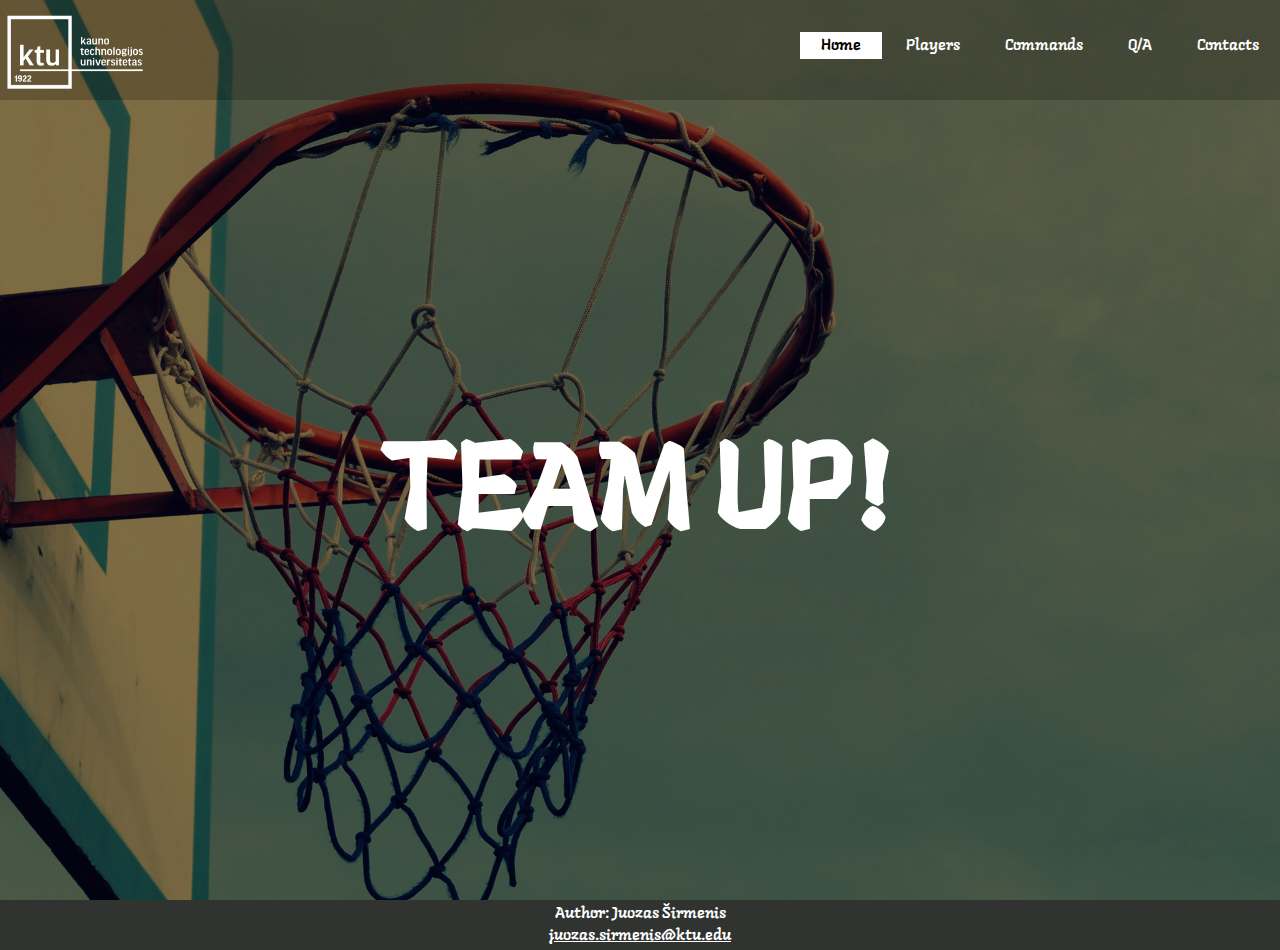
<file: wwwroot/index.html>
<!DOCTYPE html>
<html>
<head>
    <meta charset="UTF-8" name="viewport" content="width=device-width, initial-scale=1.0">
    
    <title>TEAM UP</title>
    <link rel="stylesheet" type="text/css" href="css/site.css" />
    <link rel="preconnect" href="https://fonts.gstatic.com">
<link href="https://fonts.googleapis.com/css2?family=Langar&display=swap" rel="stylesheet">
</head>
<body>
    <header>
        <div class="main">
            <nav class="navbar">
        <div class="logo">
           <img src="img/logo.png"> 
        </div>
            <ul>
                <li class="active"><a href="index.html">Home</a></li>
                <li><a href="players.html">Players</a></li>
                <li><a href="commands.html">Commands</a></li>
                <li><a href="qa.html">Q/A</a></li>
                <li><a href="contacts.html">Contacts</a></li>
            </ul>
        </nav>
        </div>
        <div class="title">
            <h1>
                TEAM UP!
            </h1>
        </div>

        

    </header>
    <footer>
        <p>Author: Juozas Širmenis<br>
        <a href="contacts.html">juozas.sirmenis@ktu.edu</a></p>
      </footer>
</body>
</html>
</file>
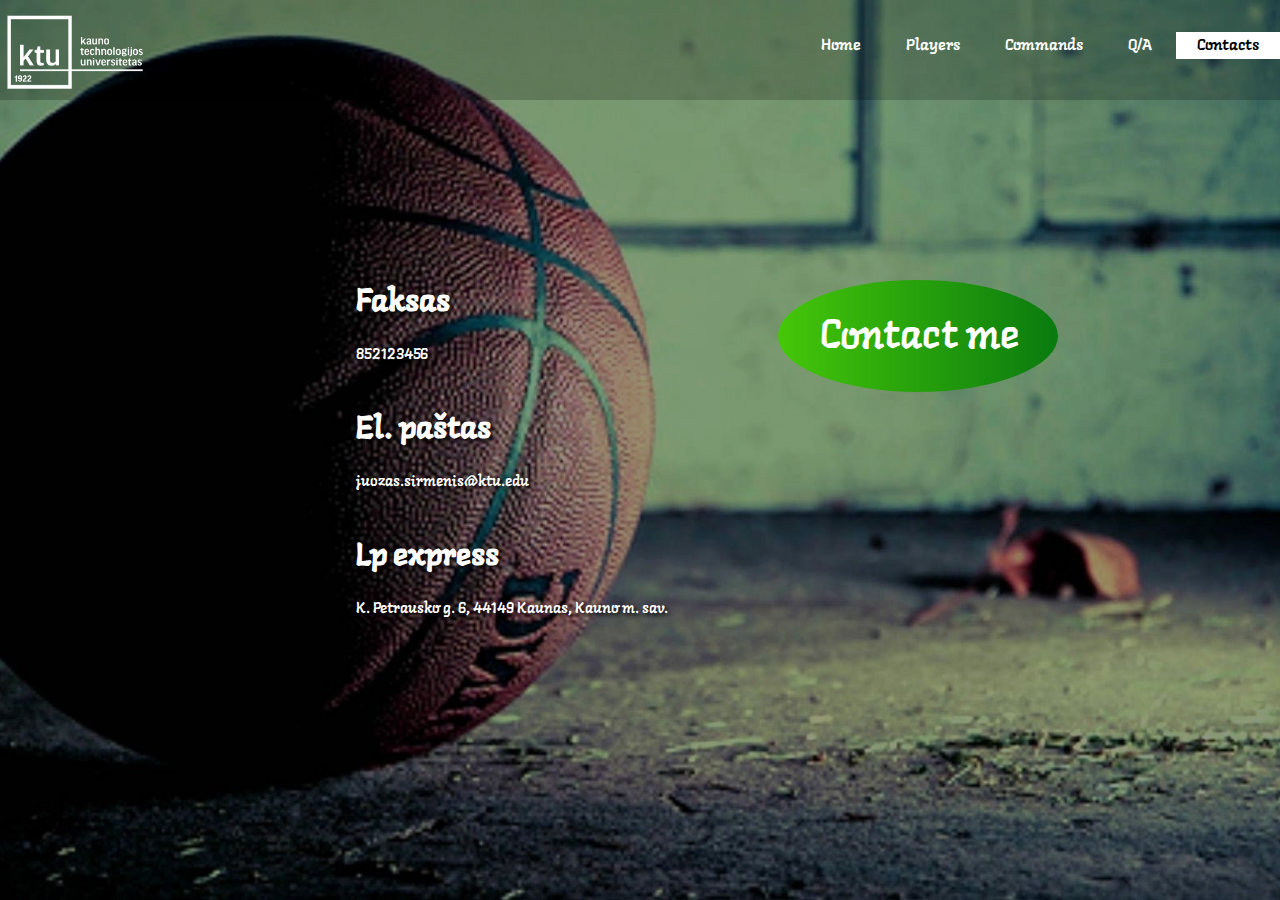
<file: wwwroot/contacts.html>
<!DOCTYPE html>
<html>
<head>
    <meta charset="UTF-8" name="viewport" content="width=device-width, initial-scale=1.0">
    <title>Contacts</title>
    <link rel="stylesheet" type="text/css" href="css/siteQA.css"/>
    <link rel="preconnect" href="https://fonts.gstatic.com">
<link href="https://fonts.googleapis.com/css2?family=Langar&display=swap" rel="stylesheet">
</head>
<body>
    <header>
        <div class="main">
            <nav class="navbar">
        <div class="logo">
           <img src="img/logo.png" > 
        </div>
            <ul>
                <li><a href="index.html">Home</a></li>
                <li><a href="players.html">Players</a></li>
                <li><a href="commands.html">Commands</a></li>
                <li><a href="qa.html">Q/A</a></li>
                <li class="active"><a href="contacts.html">Contacts</a></li>
            </ul>
        </nav>
        </div>
        <div class="title">
            <h1>
                Faksas
            </h1>
            <br>
            <p>
                852123456 
            </p>
            <br>
            <br>
            <h1>
                El. paštas
            </h1>
            <br>
            <p>
                juozas.sirmenis@ktu.edu
            </p>
            <br>
            <br>
            <h1>
                Lp express
            </h1>
            <br>
            <p>
                K. Petrausko g. 6, 44149 Kaunas, Kauno m. sav. 
            </p>

        </div>
        <svg >
            <defs>
              <linearGradient id="grad1" x1="0%" y1="0%" x2="100%" y2="0%">
                <stop offset="0%"
                style="stop-color:rgb(69, 199, 9);stop-opacity:1" />
                <stop offset="100%"
                style="stop-color:rgb(9, 122, 15);stop-opacity:1" />
              </linearGradient>
            </defs>
            <ellipse cx="150" cy="80" rx="140" ry="56" fill="url(#grad1)" />
            <text fill="#ffffff" font-size="40" font-family="Verdana"
            x="52" y="92">Contact me</text>
          Sorry, your browser does not support inline SVG.
          </svg>
    </header>
    
</body>
</html>
</file>
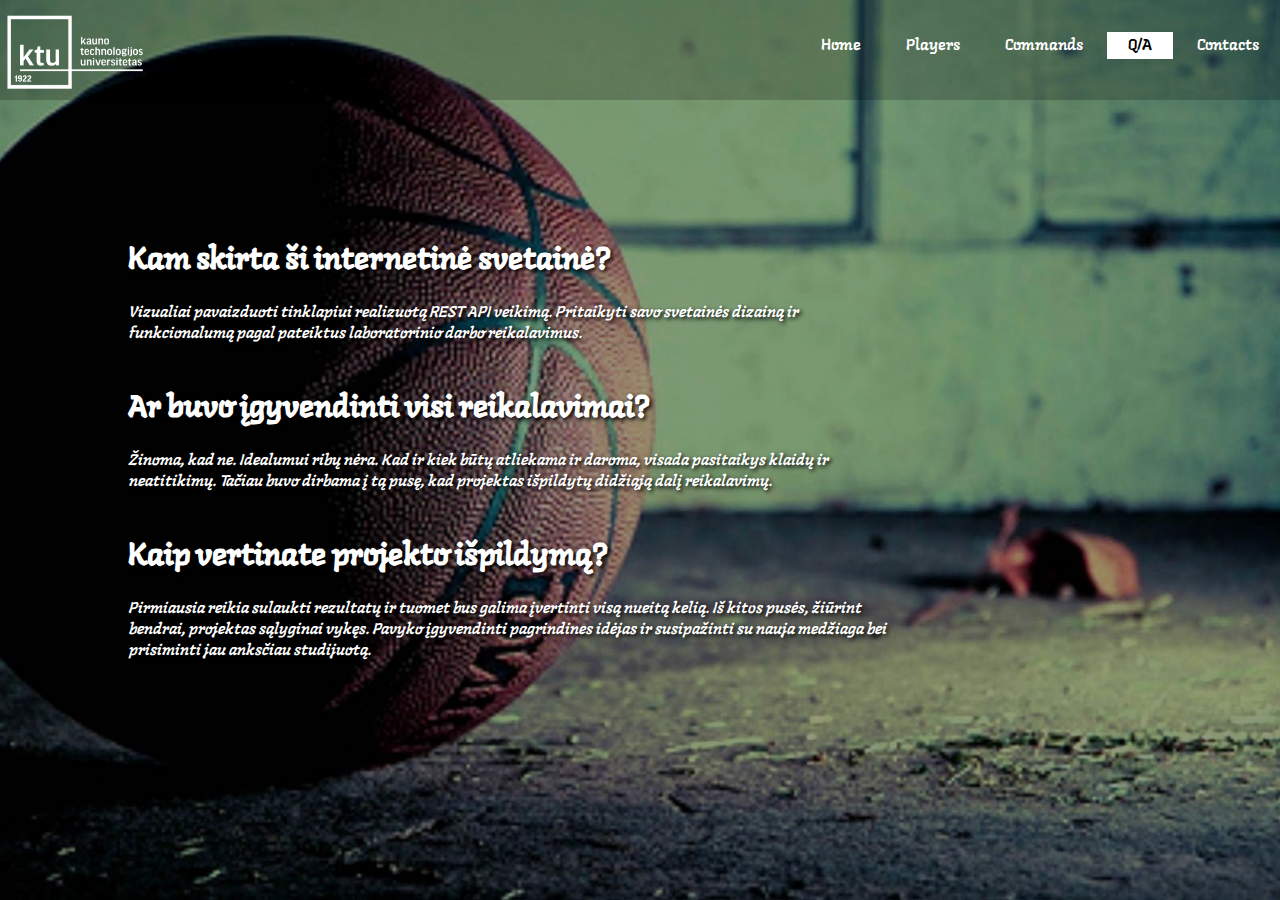
<file: wwwroot/qa.html>
<!DOCTYPE html>
<html>
<head>
    <meta charset="UTF-8" name="viewport" content="width=device-width, initial-scale=1.0">
    <title>Q/A</title>
    <link rel="stylesheet" type="text/css" href="css/siteQAjust.css"/>
    <link rel="preconnect" href="https://fonts.gstatic.com">
<link href="https://fonts.googleapis.com/css2?family=Langar&display=swap" rel="stylesheet">
</head>
<body>
    <header>
        <div class="main">
            <nav class="navbar">
        <div class="logo">
           <img src="img/logo.png"> 
        </div>
            <ul>
                <li><a href="index.html">Home</a></li>
                <li><a href="players.html">Players</a></li>
                <li><a href="commands.html">Commands</a></li>
                <li class="active"><a href="qa.html">Q/A</a></li>
                <li><a href="contacts.html">Contacts</a></li>
            </ul>
        </nav>
        </div>
        <div class="title" >
            <h1>
                Kam skirta ši internetinė svetainė?
            </h1>
            <br>
            <p>
                Vizualiai pavaizduoti tinklapiui realizuotą REST API veikimą.
                Pritaikyti savo svetainės dizainą ir funkcionalumą pagal pateiktus laboratorinio darbo reikalavimus.
            </p>
            <br>
            <br>
            <h1>
                Ar buvo įgyvendinti visi reikalavimai?
            </h1>
            <br>
            <p>
                Žinoma, kad ne. Idealumui ribų nėra. Kad ir kiek būtų atliekama ir daroma, visada pasitaikys klaidų ir neatitikimų.
                Tačiau buvo dirbama į tą pusę, kad projektas išpildytų didžiąją dalį reikalavimų.
            </p>
            <br>
            <br>
            <h1>
                Kaip vertinate projekto išpildymą?
            </h1>
            <br>
            <p>
                Pirmiausia reikia sulaukti rezultatų ir tuomet bus galima įvertinti visą nueitą kelią. 
                Iš kitos pusės, žiūrint bendrai, projektas sąlyginai vykęs. Pavyko įgyvendinti pagrindines idėjas
                ir susipažinti su nauja medžiaga bei prisiminti jau anksčiau studijuotą. 
            </p>

        </div>
    </header>
</body>
</html>
</file>
<file: wwwroot/css/site.css>
input[type='submit'], button, [aria-label] {
    cursor: pointer;
}

#editForm {
    display: none;
}

/* langar-regular - latin */
@font-face {
    font-family: 'Langar';
    font-style: normal;
    font-weight: 400;
    src: url('../fonts/langar-v11-latin-regular.eot'); /* IE9 Compat Modes */
    src: local(''),
         url('../fonts/langar-v11-latin-regular.eot?#iefix') format('embedded-opentype'), /* IE6-IE8 */
         url('../fonts/langar-v11-latin-regular.woff2') format('woff2'), /* Super Modern Browsers */
         url('../fonts/langar-v11-latin-regular.woff') format('woff'), /* Modern Browsers */
         url('../fonts/langar-v11-latin-regular.ttf') format('truetype'), /* Safari, Android, iOS */
         url('../fonts/langar-v11-latin-regular.svg#Langar') format('svg'); /* Legacy iOS */
  }

footer {
    text-align: center;
    padding: 3px;
    background-color: rgb(48, 51, 48);
    color: white;
  }

  footer p a{
    color: white;
  }

table {
    font-family: Arial, sans-serif;
    border: 1px solid;
    border-collapse: collapse;
}

th {
    background-color: #f8f8f8;
    padding: 5px;
}

td {
    border: 1px solid;
    padding: 5px;
}

*{
    margin: 0;
    padding: 0;
    font-family: 'Langar';
}

header{
    background-image: linear-gradient(rgba(0,0,0,0.5),rgba(0,0,0,0.5)), url(../img/back2.jpg);
    height: 100vh;
    background-size: cover;
    background-position: center;   
}


ul{
    float: right;
    list-style-type: none;
    margin-top: 35px;
}

ul li{
    display: inline-block;
}

ul li a{
    text-decoration: none;
    color: #fff;
    padding: 5px 20px;
    border: 1px solid transparent;
    transition: 0.6s ease;
}

ul li a:hover{
    background-color: #fff;
    color: #000;
}

.logo img{
    float: left;
    width: 150px;
    max-width: 20vw;
    height: auto;
    margin-top: 10px;
}

.main{
   
    margin: auto;
    
}
 
.navbar{
    height: 100px;
    width: 100%;
    background: rgba(0,0,0,0.2);
}

ul li.active a{
    background-color: #fff;
    color: #000;
}

.title{
    position: absolute;
    top: 55%;
    left: 50%;
    text-align: initial;
    transform: translate(-50%, -50%);
}

.title{
    font-family: 'Langar', cursive;
    color: #fff;
    font-size: 60px;
}
</file>
<file: wwwroot/css/siteQA.css>
input[type='submit'], button, [aria-label] {
    cursor: pointer;
}

svg {
    position: absolute;
    left: 60vw;
    top: 20vw;
  }

/*kai didelis*/
@media all and (min-width: 768px)
{

#editForm {
    display: none;
}

table {
    font-family: Arial, sans-serif;
    border: 1px solid;
    border-collapse: collapse;
}

th {
    background-color: #f8f8f8;
    padding: 5px;
}

td {
    border: 1px solid;
    padding: 5px;
}

*{
    margin: 0;
    padding: 0;
    font-family: 'Langar';
}


header{
    background-image: linear-gradient(rgba(0,0,0,0.4),rgba(0,0,0,0.4)), url(../img/back.jpg);
    height: 100vh;
    background-size: cover;
    background-position: center;   
}

ul{
    float: right;
    list-style-type: none;
    margin-top: 35px;
}

ul li{
    display: inline-block;

}

ul li a{
    text-decoration: none;
    color: #fff;
    padding: 5px 20px;
    border: 1px solid transparent;
    transition: 0.6s ease;
    
}

ul li a:hover{
    background-color: #fff;
    color: #000;
}

.logo img{
    float: left;
    width: 150px;
    height: auto;
    margin-top: 10px;
}

.main{
   
    margin: auto;
    
}
 
.navbar{
    height: 100px;
    width: 100%;
    background: rgba(0,0,0,0.2);
}

ul li.active a{
    background-color: #fff;
    color: #000;
}

.title{
    position: absolute;
    top: 50%;
    left: 40%;
    text-align: initial;
    transform: translate(-50%, -50%);    
}

.title{
    color: #fff;
    text-shadow: 2px 2px 4px #000000;
    font-size: 1.2vw;
    

}

p1{
    font-size: 1.2vw;

    font-style: italic;
    color: white;
    text-shadow: 2px 2px 4px #000000;
}

}








/*kai mazas*/
@media all and (max-width: 769px)
{

#editForm {
    display: none;
}

table {
    font-family: Arial, sans-serif;
    border: 1px solid;
    border-collapse: collapse;
}

th {
    background-color: #f8f8f8;
    padding: 5px;
}

td {
    border: 1px solid;
    padding: 5px;
}

*{
    margin: 0;
    padding: 0;
    font-family: 'Langar';
}


header{
    background-image: linear-gradient(rgba(0,0,0,0.4),rgba(0,0,0,0.4)), url(../img/back.jpg);
    height: 100vh;
    background-size: cover;
    background-position: center;   
}

ul{
    float: right;
    list-style-type: none;
    margin-top: 35px;
    font-size: 1.5vw;
}

ul li{
    display: inline-block;
}

ul li a{
    text-decoration: none;
    color: #fff;
    padding: 4px 18px;
    border: 1px solid transparent;
    transition: 0.6s ease;
    font-size: 1.5vw;
}

ul li a:hover{
    background-color: #fff;
    color: #000;
}

.logo img{
    float: left;
    max-width: 20vw;
    margin-top: 10px;
}

.main{
   
    margin: auto;
    
}
 
.navbar{
    height: 100px;
    width: 100%;
    background: rgba(0,0,0,0.2);
}

ul li.active a{
    background-color: #fff;
    color: #000;
}

.title{
    position: absolute;
    top: 450px;
    left: 40%;
    text-align: initial;
    transform: translate(-50%, -50%);    
}

.title{
    color: #fff;
    text-shadow: 2px 2px 4px #000000;
    font-size: 1.6vw;
    min-height: 600px;

}

p{
    font-size: 1.6vw;

    font-style: italic;
    color: white;
    text-shadow: 2px 2px 4px #000000;
}


}
</file>
<file: wwwroot/css/siteQAjust.css>
input[type='submit'], button, [aria-label] {
    cursor: pointer;
}


/*kai didelis*/
@media all and (min-width: 768px)
{

#editForm {
    display: none;
}

table {
    font-family: Arial, sans-serif;
    border: 1px solid;
    border-collapse: collapse;
}

th {
    background-color: #f8f8f8;
    padding: 5px;
}

td {
    border: 1px solid;
    padding: 5px;
}

*{
    margin: 0;
    padding: 0;
    font-family: 'Langar';
}


header{
    background-image: linear-gradient(rgba(0,0,0,0.4),rgba(0,0,0,0.4)), url(../img/back.jpg);
    height: 100vh;
    background-size: cover;
    background-position: center;   
}

ul{
    float: right;
    list-style-type: none;
    margin-top: 35px;
}

ul li{
    display: inline-block;

}

ul li a{
    text-decoration: none;
    color: #fff;
    padding: 5px 20px;
    border: 1px solid transparent;
    transition: 0.6s ease;
    
}

ul li a:hover{
    background-color: #fff;
    color: #000;
}

.logo img{
    float: left;
    width: 150px;
    height: auto;
    margin-top: 10px;
}

.main{
   
    margin: auto;
    
}
 
.navbar{
    height: 100px;
    width: 100%;
    background: rgba(0,0,0,0.2);
}

ul li.active a{
    background-color: #fff;
    color: #000;
}

.title{
    position: absolute;
    top: 50%;
    left: 40%;
    text-align: initial;
    transform: translate(-50%, -50%);    
}

.title{
    color: #fff;
    text-shadow: 2px 2px 4px #000000;
    font-size: 1.2vw;
    

}

p{
    font-size: 1.2vw;

    font-style: italic;
    color: white;
    text-shadow: 2px 2px 4px #000000;
}

}








/*kai mazas*/
@media all and (max-width: 769px)
{

#editForm {
    display: none;
}

table {
    font-family: Arial, sans-serif;
    border: 1px solid;
    border-collapse: collapse;
}

th {
    background-color: #f8f8f8;
    padding: 5px;
}

td {
    border: 1px solid;
    padding: 5px;
}

*{
    margin: 0;
    padding: 0;
    font-family: 'Langar';
}
@font-face {
    font-family: sansation;
    src: url(sansation_light.woff);
  }

header{
    background-image: linear-gradient(rgba(0,0,0,0.4),rgba(0,0,0,0.4)), url(../img/back.jpg);
    height: 100vh;
    background-size: cover;
    background-position: center;   
}

ul{
    float: right;
    list-style-type: none;
    margin-top: 35px;
    font-size: 1.5vw;
}

ul li{
    display: inline-block;
}

ul li a{
    text-decoration: none;
    color: #fff;
    padding: 4px 18px;
    border: 1px solid transparent;
    transition: 0.6s ease;
    font-size: 1.5vw;
}

ul li a:hover{
    background-color: #fff;
    color: #000;
}

.logo img{
    float: left;
    max-width: 20vw;
    margin-top: 10px;
}

.main{
   
    margin: auto;
    
}
 
.navbar{
    height: 100px;
    width: 100%;
    background: rgba(0,0,0,0.2);
}

ul li.active a{
    background-color: #fff;
    color: #000;
}

.title{
    position: absolute;
    top: 450px;
    left: 40%;
    text-align: initial;
    transform: translate(-50%, -50%);    
}

.title{
    color: #fff;
    text-shadow: 2px 2px 4px #000000;
    font-size: 1.6vw;
    min-height: 600px;

}

p{
    font-size: 1.6vw;

    font-style: italic;
    color: white;
    text-shadow: 2px 2px 4px #000000;
}


}
</file>
